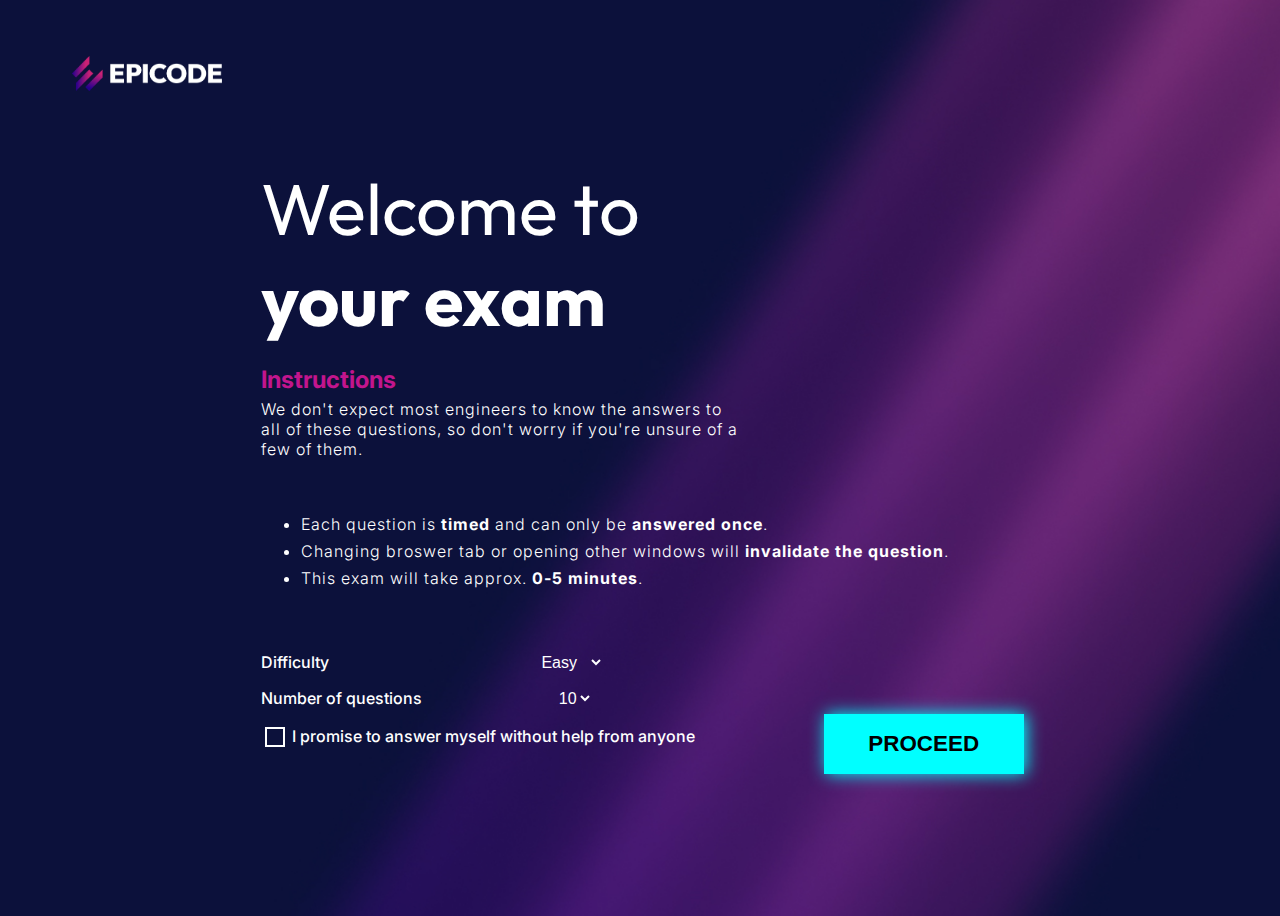
<file: index.html>
<!DOCTYPE html>
<html lang="en">

<head>
  <meta charset="UTF-8" />
  <meta name="viewport" content="width=device-width, initial-scale=1.0" />
  <link rel="preconnect" href="https://fonts.googleapis.com" />
  <link rel="preconnect" href="https://fonts.gstatic.com" crossorigin />
  <link
    href="https://fonts.googleapis.com/css2?family=Inter:wght@100..900&family=Outfit:wght@100..900&display=swap"
    rel="stylesheet" />
  <link rel="stylesheet" href="/assets/css/index.css" />
  <title>Welcome Page</title>
</head>

<body>
  <header>
    <img id="epicodeLogo" src="./assets/imgs/epicode_logo.png" alt="logo epicode"
      class="epicodeLogo" />
  </header>
  <main>
    <section id="titolo">
      <h1>Welcome to <span>your exam</span></h1>
    </section>
    <h2>Instructions</h2>
    <p>
      We don't expect most engineers to know the answers to all of these
      questions, so don't worry if you're unsure of a few of them.
    </p>

    <ul>
      <li>
        Each question is <span>timed</span> and can only be <span> answered once</span>.
      </li>
      <li>
        Changing broswer tab or opening other windows will
        <span>invalidate the question</span>.
      </li>
      <li>This exam will take approx. <span>0-5 minutes</span>.</li>
    </ul>
  </main>
  <form id="form">
    <div>
      <label for="difficulty">Difficulty</label>
      <select name="difficulty" id="diffic">
        <option value="easy">Easy</option>
        <option value="medium">Medium</option>
        <option value="hard">Hard</option>
      </select>
    </div>
    <div>
      <label for="questionNumber">Number of questions</label>
      <select name="questionNumber" id="numQuestions">
        <option value="10">10</option>
        <option value="11">11</option>
        <option value="12">12</option>
        <option value="13">13</option>
        <option value="14">14</option>
        <option value="15">15</option>
        <option value="16">16</option>
        <option value="17">17</option>
        <option value="18">18</option>
        <option value="19">19</option>
        <option value="20">20</option>
      </select>
    </div>
    <div id="checkboxContainer">
      <input type="checkbox" id="checkbox" required />
      <label for="checkbox">I promise to answer myself without help from anyone</label>
      <button id="proceedButton">PROCEED</button>
    </div>
  </form>
  <script src="/assets/JavaScript/index.js"></script>
</body>

</html>
</file>
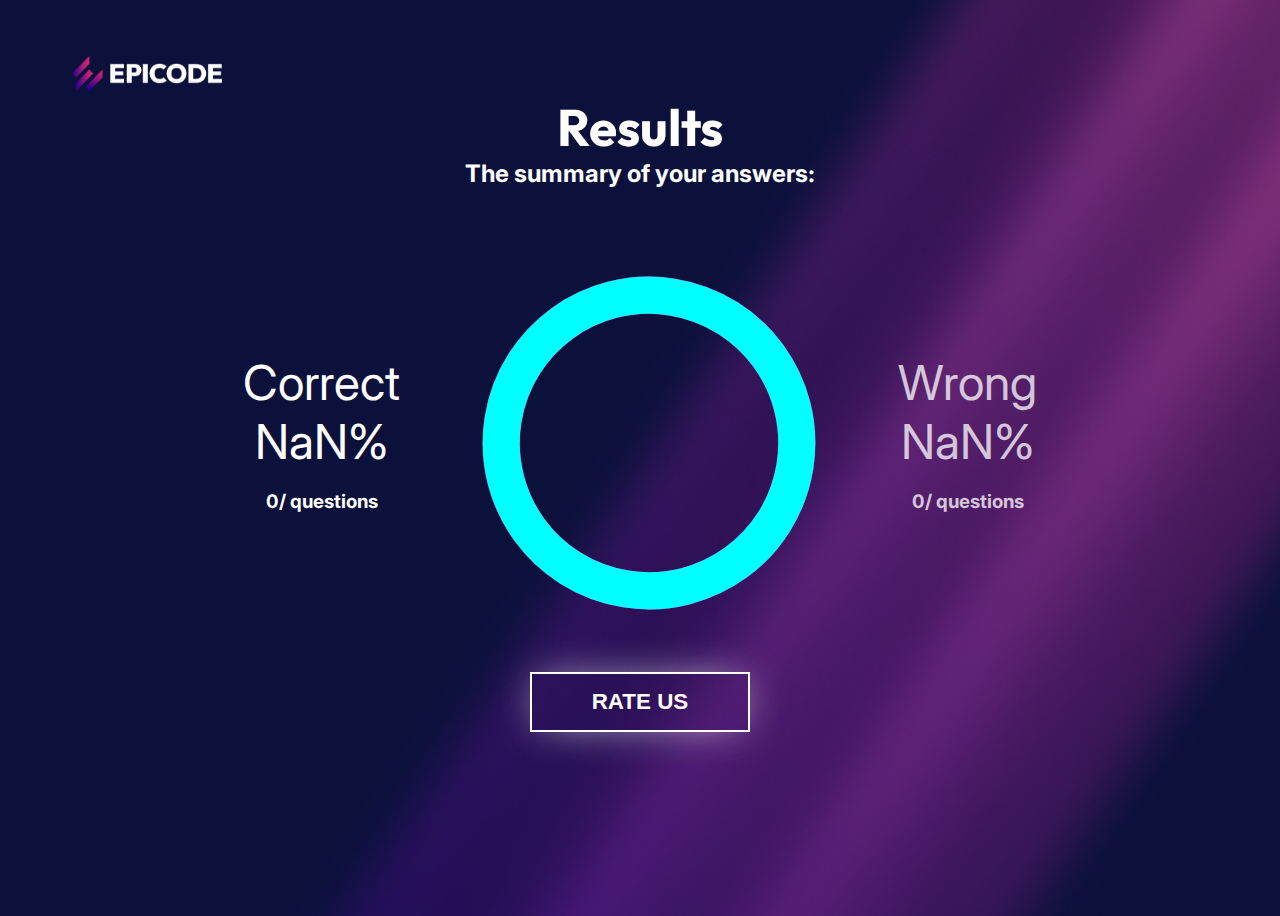
<file: benchmark.html>
<!DOCTYPE html>
<html lang="en">

<head>
  <meta charset="UTF-8" />
  <meta name="viewport" content="width=device-width, initial-scale=1.0" />
  <link rel="preconnect" href="https://fonts.googleapis.com">
  <link rel="preconnect" href="https://fonts.gstatic.com" crossorigin>
  <link
    href="https://fonts.googleapis.com/css2?family=Inter:wght@100..900&family=Outfit:wght@100..900&display=swap"
    rel="stylesheet">
  <link rel="stylesheet" href="./assets/css/benchmark.css" />
  <title>Benchmark</title>
</head>

<body>
  <header>
    <div id="header">
      <img id="epicodeLogo" src="./assets/imgs/epicode_logo.png" alt="LogoEpicode" />
    </div>
  </header>
  <main>
    <section id="timer">
      <svg width="250" height="250">
        <circle class="traccia" r="60" cx="125" cy="125"></circle>
        <circle class="progresso" r="60" cx="125" cy="125"></circle>
        <text id="timerNumerico" x="130" y="137" text-anchor="middle" font-size="40"
          fill="black"></text>
      </svg>
    </section>
    <h1 id="domanda"></h1>
    <div id="risposte"></div>
  </main>
  <footer>
    <div id="questionCounter">
      <h2 id="contatore">
        QUESTION <span id="currentQuestionNumber"></span>
        <span id="totalQuestions"></span>
      </h2>
    </div>
  </footer>
  <script src="./assets/JavaScript/benchmark.js"></script>
</body>

</html>
</file>
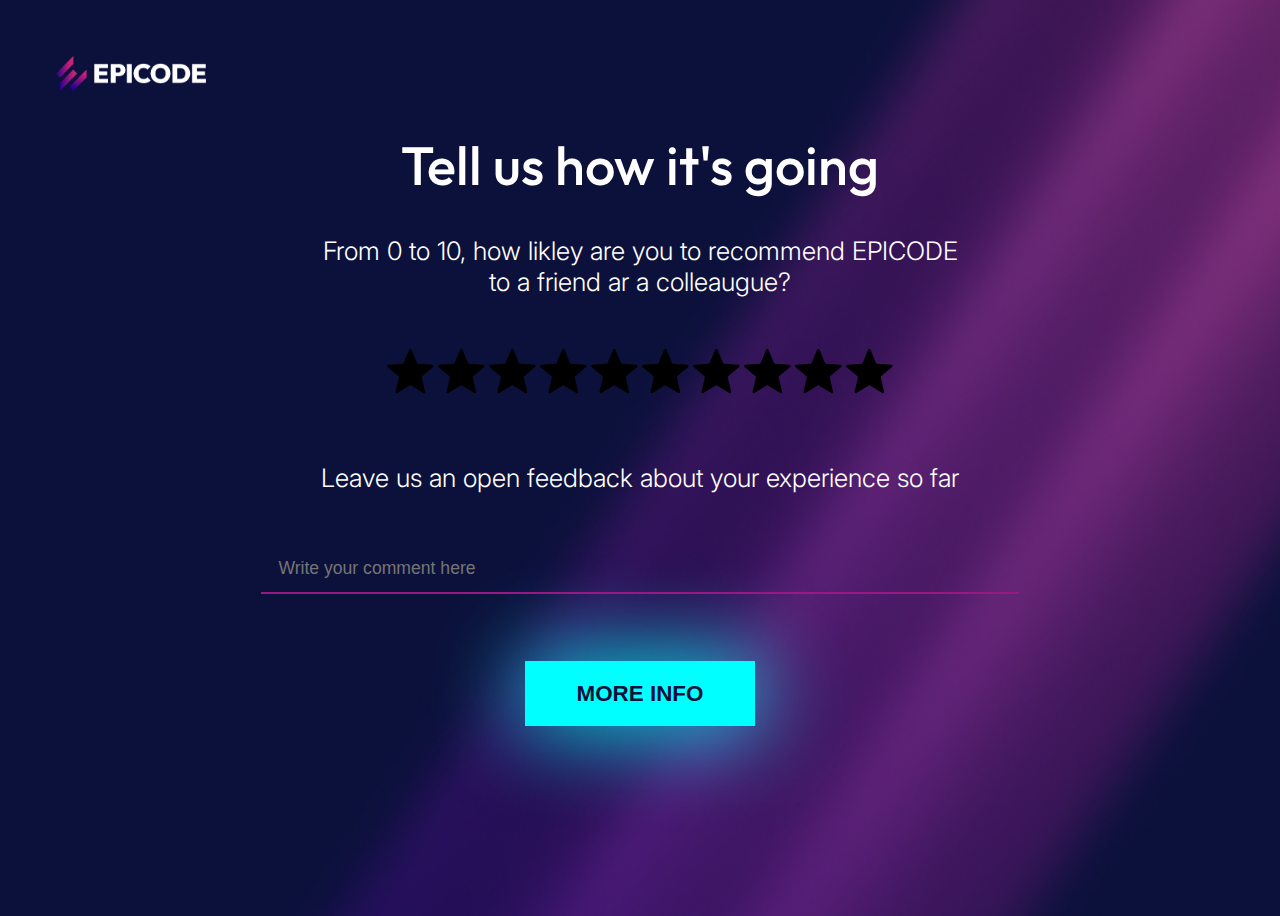
<file: Feedback.html>
<!DOCTYPE html>
<html lang="en">

<head>
  <meta charset="UTF-8" />
  <meta name="viewport" content="width=device-width, initial-scale=1.0" />
  <link rel="preconnect" href="https://fonts.googleapis.com" />
  <link rel="preconnect" href="https://fonts.gstatic.com" crossorigin />
  <link
    href="https://fonts.googleapis.com/css2?family=Inter:wght@100..900&family=Outfit:wght@100..900&display=swap"
    rel="stylesheet" />
  <link rel="stylesheet" href="/assets/css/feedback.css" />
  <title>Feedback page</title>
</head>

<body>
  <header>
    <img src="assets/imgs/epicode_logo.png" alt="logoEpicode" id="epicodeLogo" />
  </header>
  <div id="pageContainer">
    <section id="titolo">
      <h1>Tell us how it's going</h1>
      <p>
        From 0 to 10, how likley are you to recommend EPICODE <br />to a friend ar a
        colleaugue?
      </p>
    </section>
    <main id="testocentrato">
      <div class="star">
        <svg class="stella" width="47" height="46" viewBox="0 0 47 46" fill="none"
          xmlns="http://www.w3.org/2000/svg">
          <path
            d="M22.2044 1.55551C22.6143 0.569963 24.0104 0.569964 24.4203 1.55552L29.9874 14.9402C30.1602 15.3557 30.5509 15.6396 30.9994 15.6756L45.4494 16.834C46.5134 16.9193 46.9448 18.2471 46.1341 18.9415L35.1248 28.3722C34.7831 28.6649 34.6338 29.1242 34.7382 29.5619L38.1018 43.6626C38.3494 44.7009 37.2199 45.5215 36.309 44.9651L23.9379 37.4089C23.5538 37.1743 23.0709 37.1743 22.6868 37.4089L10.3157 44.9651C9.40478 45.5215 8.27528 44.7009 8.52295 43.6626L11.8865 29.5619C11.9909 29.1242 11.8416 28.6649 11.4999 28.3722L0.490575 18.9415C-0.320069 18.2471 0.111362 16.9193 1.17535 16.834L15.6253 15.6756C16.0738 15.6396 16.4645 15.3557 16.6374 14.9402L22.2044 1.55551Z"
            fill="#000" />
        </svg>
        <svg class="stella" width="47" height="46" viewBox="0 0 47 46" fill="none"
          xmlns="http://www.w3.org/2000/svg">
          <path
            d="M22.2044 1.55551C22.6143 0.569963 24.0104 0.569964 24.4203 1.55552L29.9874 14.9402C30.1602 15.3557 30.5509 15.6396 30.9994 15.6756L45.4494 16.834C46.5134 16.9193 46.9448 18.2471 46.1341 18.9415L35.1248 28.3722C34.7831 28.6649 34.6338 29.1242 34.7382 29.5619L38.1018 43.6626C38.3494 44.7009 37.2199 45.5215 36.309 44.9651L23.9379 37.4089C23.5538 37.1743 23.0709 37.1743 22.6868 37.4089L10.3157 44.9651C9.40478 45.5215 8.27528 44.7009 8.52295 43.6626L11.8865 29.5619C11.9909 29.1242 11.8416 28.6649 11.4999 28.3722L0.490575 18.9415C-0.320069 18.2471 0.111362 16.9193 1.17535 16.834L15.6253 15.6756C16.0738 15.6396 16.4645 15.3557 16.6374 14.9402L22.2044 1.55551Z"
            fill="#000" />
        </svg>
        <svg class="stella" width="47" height="46" viewBox="0 0 47 46" fill="none"
          xmlns="http://www.w3.org/2000/svg">
          <path
            d="M22.2044 1.55551C22.6143 0.569963 24.0104 0.569964 24.4203 1.55552L29.9874 14.9402C30.1602 15.3557 30.5509 15.6396 30.9994 15.6756L45.4494 16.834C46.5134 16.9193 46.9448 18.2471 46.1341 18.9415L35.1248 28.3722C34.7831 28.6649 34.6338 29.1242 34.7382 29.5619L38.1018 43.6626C38.3494 44.7009 37.2199 45.5215 36.309 44.9651L23.9379 37.4089C23.5538 37.1743 23.0709 37.1743 22.6868 37.4089L10.3157 44.9651C9.40478 45.5215 8.27528 44.7009 8.52295 43.6626L11.8865 29.5619C11.9909 29.1242 11.8416 28.6649 11.4999 28.3722L0.490575 18.9415C-0.320069 18.2471 0.111362 16.9193 1.17535 16.834L15.6253 15.6756C16.0738 15.6396 16.4645 15.3557 16.6374 14.9402L22.2044 1.55551Z"
            fill="#000" />
        </svg>
        <svg class="stella" width="47" height="46" viewBox="0 0 47 46" fill="none"
          xmlns="http://www.w3.org/2000/svg">
          <path
            d="M22.2044 1.55551C22.6143 0.569963 24.0104 0.569964 24.4203 1.55552L29.9874 14.9402C30.1602 15.3557 30.5509 15.6396 30.9994 15.6756L45.4494 16.834C46.5134 16.9193 46.9448 18.2471 46.1341 18.9415L35.1248 28.3722C34.7831 28.6649 34.6338 29.1242 34.7382 29.5619L38.1018 43.6626C38.3494 44.7009 37.2199 45.5215 36.309 44.9651L23.9379 37.4089C23.5538 37.1743 23.0709 37.1743 22.6868 37.4089L10.3157 44.9651C9.40478 45.5215 8.27528 44.7009 8.52295 43.6626L11.8865 29.5619C11.9909 29.1242 11.8416 28.6649 11.4999 28.3722L0.490575 18.9415C-0.320069 18.2471 0.111362 16.9193 1.17535 16.834L15.6253 15.6756C16.0738 15.6396 16.4645 15.3557 16.6374 14.9402L22.2044 1.55551Z"
            fill="#000" />
        </svg>
        <svg class="stella" width="47" height="46" viewBox="0 0 47 46" fill="none"
          xmlns="http://www.w3.org/2000/svg">
          <path
            d="M22.2044 1.55551C22.6143 0.569963 24.0104 0.569964 24.4203 1.55552L29.9874 14.9402C30.1602 15.3557 30.5509 15.6396 30.9994 15.6756L45.4494 16.834C46.5134 16.9193 46.9448 18.2471 46.1341 18.9415L35.1248 28.3722C34.7831 28.6649 34.6338 29.1242 34.7382 29.5619L38.1018 43.6626C38.3494 44.7009 37.2199 45.5215 36.309 44.9651L23.9379 37.4089C23.5538 37.1743 23.0709 37.1743 22.6868 37.4089L10.3157 44.9651C9.40478 45.5215 8.27528 44.7009 8.52295 43.6626L11.8865 29.5619C11.9909 29.1242 11.8416 28.6649 11.4999 28.3722L0.490575 18.9415C-0.320069 18.2471 0.111362 16.9193 1.17535 16.834L15.6253 15.6756C16.0738 15.6396 16.4645 15.3557 16.6374 14.9402L22.2044 1.55551Z"
            fill="#000" />
        </svg>
        <svg class="stella" width="47" height="46" viewBox="0 0 47 46" fill="none"
          xmlns="http://www.w3.org/2000/svg">
          <path
            d="M22.2044 1.55551C22.6143 0.569963 24.0104 0.569964 24.4203 1.55552L29.9874 14.9402C30.1602 15.3557 30.5509 15.6396 30.9994 15.6756L45.4494 16.834C46.5134 16.9193 46.9448 18.2471 46.1341 18.9415L35.1248 28.3722C34.7831 28.6649 34.6338 29.1242 34.7382 29.5619L38.1018 43.6626C38.3494 44.7009 37.2199 45.5215 36.309 44.9651L23.9379 37.4089C23.5538 37.1743 23.0709 37.1743 22.6868 37.4089L10.3157 44.9651C9.40478 45.5215 8.27528 44.7009 8.52295 43.6626L11.8865 29.5619C11.9909 29.1242 11.8416 28.6649 11.4999 28.3722L0.490575 18.9415C-0.320069 18.2471 0.111362 16.9193 1.17535 16.834L15.6253 15.6756C16.0738 15.6396 16.4645 15.3557 16.6374 14.9402L22.2044 1.55551Z"
            fill="#000" />
        </svg>
        <svg class="stella" width="47" height="46" viewBox="0 0 47 46" fill="none"
          xmlns="http://www.w3.org/2000/svg">
          <path
            d="M22.2044 1.55551C22.6143 0.569963 24.0104 0.569964 24.4203 1.55552L29.9874 14.9402C30.1602 15.3557 30.5509 15.6396 30.9994 15.6756L45.4494 16.834C46.5134 16.9193 46.9448 18.2471 46.1341 18.9415L35.1248 28.3722C34.7831 28.6649 34.6338 29.1242 34.7382 29.5619L38.1018 43.6626C38.3494 44.7009 37.2199 45.5215 36.309 44.9651L23.9379 37.4089C23.5538 37.1743 23.0709 37.1743 22.6868 37.4089L10.3157 44.9651C9.40478 45.5215 8.27528 44.7009 8.52295 43.6626L11.8865 29.5619C11.9909 29.1242 11.8416 28.6649 11.4999 28.3722L0.490575 18.9415C-0.320069 18.2471 0.111362 16.9193 1.17535 16.834L15.6253 15.6756C16.0738 15.6396 16.4645 15.3557 16.6374 14.9402L22.2044 1.55551Z"
            fill="#000" />
        </svg>
        <svg class="stella" width="47" height="46" viewBox="0 0 47 46" fill="none"
          xmlns="http://www.w3.org/2000/svg">
          <path
            d="M22.2044 1.55551C22.6143 0.569963 24.0104 0.569964 24.4203 1.55552L29.9874 14.9402C30.1602 15.3557 30.5509 15.6396 30.9994 15.6756L45.4494 16.834C46.5134 16.9193 46.9448 18.2471 46.1341 18.9415L35.1248 28.3722C34.7831 28.6649 34.6338 29.1242 34.7382 29.5619L38.1018 43.6626C38.3494 44.7009 37.2199 45.5215 36.309 44.9651L23.9379 37.4089C23.5538 37.1743 23.0709 37.1743 22.6868 37.4089L10.3157 44.9651C9.40478 45.5215 8.27528 44.7009 8.52295 43.6626L11.8865 29.5619C11.9909 29.1242 11.8416 28.6649 11.4999 28.3722L0.490575 18.9415C-0.320069 18.2471 0.111362 16.9193 1.17535 16.834L15.6253 15.6756C16.0738 15.6396 16.4645 15.3557 16.6374 14.9402L22.2044 1.55551Z"
            fill="#000" />
        </svg>
        <svg class="stella" width="47" height="46" viewBox="0 0 47 46" fill="none"
          xmlns="http://www.w3.org/2000/svg">
          <path
            d="M22.2044 1.55551C22.6143 0.569963 24.0104 0.569964 24.4203 1.55552L29.9874 14.9402C30.1602 15.3557 30.5509 15.6396 30.9994 15.6756L45.4494 16.834C46.5134 16.9193 46.9448 18.2471 46.1341 18.9415L35.1248 28.3722C34.7831 28.6649 34.6338 29.1242 34.7382 29.5619L38.1018 43.6626C38.3494 44.7009 37.2199 45.5215 36.309 44.9651L23.9379 37.4089C23.5538 37.1743 23.0709 37.1743 22.6868 37.4089L10.3157 44.9651C9.40478 45.5215 8.27528 44.7009 8.52295 43.6626L11.8865 29.5619C11.9909 29.1242 11.8416 28.6649 11.4999 28.3722L0.490575 18.9415C-0.320069 18.2471 0.111362 16.9193 1.17535 16.834L15.6253 15.6756C16.0738 15.6396 16.4645 15.3557 16.6374 14.9402L22.2044 1.55551Z"
            fill="#000" />
        </svg>
        <svg class="stella" width="47" height="46" viewBox="0 0 47 46" fill="none"
          xmlns="http://www.w3.org/2000/svg">
          <path
            d="M22.2044 1.55551C22.6143 0.569963 24.0104 0.569964 24.4203 1.55552L29.9874 14.9402C30.1602 15.3557 30.5509 15.6396 30.9994 15.6756L45.4494 16.834C46.5134 16.9193 46.9448 18.2471 46.1341 18.9415L35.1248 28.3722C34.7831 28.6649 34.6338 29.1242 34.7382 29.5619L38.1018 43.6626C38.3494 44.7009 37.2199 45.5215 36.309 44.9651L23.9379 37.4089C23.5538 37.1743 23.0709 37.1743 22.6868 37.4089L10.3157 44.9651C9.40478 45.5215 8.27528 44.7009 8.52295 43.6626L11.8865 29.5619C11.9909 29.1242 11.8416 28.6649 11.4999 28.3722L0.490575 18.9415C-0.320069 18.2471 0.111362 16.9193 1.17535 16.834L15.6253 15.6756C16.0738 15.6396 16.4645 15.3557 16.6374 14.9402L22.2044 1.55551Z"
            fill="#000" />
        </svg>
      </div>
      <section id="comment">
        <p>Leave us an open feedback about your experience so far</p>
      </section>
      <form id="form">
        <input id="input" type="text" required placeholder="Write your comment here" />
        <button id="button"><b>MORE INFO</b></button>
      </form>
    </main>
  </div>


  <script src="assets/JavaScript/feedback.js"></script>
</body>

</html>
</file>
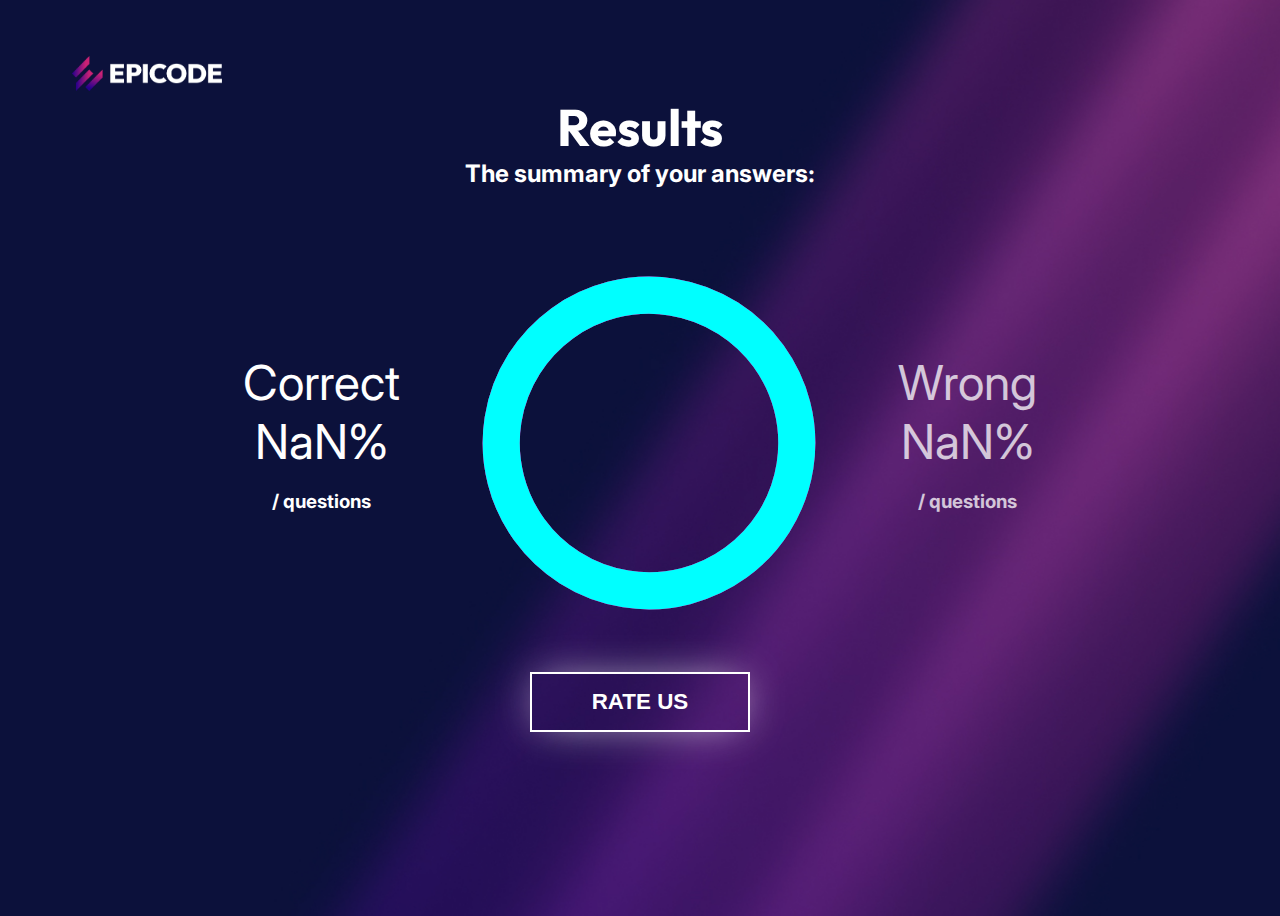
<file: resultPage.html>
<!DOCTYPE html>
<html lang="en">

<head>
  <meta charset="UTF-8" />
  <meta name="viewport" content="width=device-width, initial-scale=1.0" />
  <link rel="stylesheet" href="./assets/css/resultPage.css" />
  <link rel="preconnect" href="https://fonts.googleapis.com" />
  <link rel="preconnect" href="https://fonts.gstatic.com" crossorigin />
  <link
    href="https://fonts.googleapis.com/css2?family=Inter:wght@100..900&family=Outfit:wght@100..900&display=swap"
    rel="stylesheet" />
  <link rel="stylesheet" href="./assets/css/resultPage.css" />
  <title>resultPage</title>
</head>

<body>
  <header>
    <img src="/assets/imgs/epicode_logo.png" alt="logo epicode" id="epicodeLogo" />
  </header>
  <section id="titolo">
    <h1>Results</h1>
    <h2>The summary of your answers:</h2>
  </section>
  <main>
    <section class="blocchi" id="correct">
      <p>Correct</p>
      <p id="correctAnswersPercentage"></p>
      <h3>
        <span id="correctAnswersNumber"></span>/<span class="totalQuestionNumber"></span>
        questions
      </h3>
    </section>
    <section class="blocchi" id="torta">
      <div class="donut-container">
        <svg width="390px" height="60%" viewBox="0 0 42 42" class="donut">
          <circle class="donut-hole" cx="21" cy="21" r="15.91549430918954" fill="transparent">
          </circle>
          <circle class="donut-ring" cx="21" cy="21" r="15.91549430918954" fill="transparent"
            stroke="rgb(210, 0, 148)" stroke-width="4"></circle>
          <circle id="wrongPercentage" class="donut-segment" cx="21" cy="21" r="15.91549430918954"
            fill="transparent" stroke="rgb(210, 0, 148)" stroke-width="4" stroke-dasharray="85 15"
            stroke-dashoffset="25"></circle>
          <circle id="correctPercentage" class="donut-segment" cx="21" cy="21" r="15.91549430918954"
            fill="transparent" stroke="rgb(0, 255, 255)" stroke-width="4" stroke-dasharray=""
            stroke-dashoffset="40"></circle>
          <text id="chartResultTest" x="50%" y="50%" text-anchor="middle"></text>
        </svg>
      </div>
    </section>
    <section class="blocchi" id="wrong">
      <p>Wrong</p>
      <p id="wrongAnswersPercentage"></p>
      <h3>
        <span id="wrongAnswersNumber"></span>/<span class="totalQuestionNumber"></span>
        questions
      </h3>
    </section>
  </main>
  <footer>
    <button id="rateUsButton">RATE US</button>
  </footer>
  <script src="./assets/JavaScript/results.js"></script>
</body>

</html>
</file>
<file: assets/css/index.css>
body {
  background-image: url("../imgs/bg.jpg");
  background-size: cover;
  font-family: "Inter", sans-serif;
  font-size: 16px;
  color: white;
  height: 100vh;
}

#epicodeLogo { /* queste regole sono per il logo, ho messo un id di prova, margini da aggiustare una volta che abbiamo le pagine complete */
  width: 150px;  
  margin-top: 3em;
  margin-left: 4em;
}

#titolo {
  width:400px ;
  margin-top: 9%;
  margin-bottom: 2%;
}

h1 {
  font-family: "Outfit", sans-serif;
  font-size: 4.5em;
  font-weight: 400;
  margin: 0;
  
}

main, form {
  width: 60%;
  margin: auto;
}
main p {
  width: 480px;
  margin-bottom: 3em;
  margin-top: 5px;
  font-weight: 300;
  letter-spacing: 1px;
}

li {
  padding-top: 1%;
  font-weight: 300;
  letter-spacing: 1px;
}



h2 {
  color: rgb(194, 21, 141);
  margin-bottom: 0;
  
}

form {
  margin-top: 4em;
}

label {
  margin-right: 17%;
  font-weight: 500;
}

button {
  background-color: #00FFFF;
  border-color: #00FFFF;
  box-shadow: 2px 0px 16px 0px #00FFFF;
  height: 60px;
  width: 200px;
  border-style: none;
  font-size: 1.4em;
  font-weight: 700;
}

a {
  text-decoration: none;
  color: black;
}

a:visited {
  text-decoration: none;
  color: black;
}

span{
  font-weight: 700;
}
#proceedButton{
  position: absolute;
  bottom: 14vh;
  
}


button:hover{
  cursor: pointer;
}

input[type="checkbox"] {
  appearance: none;
  -webkit-appearance: none;
  -moz-appearance: none;
  width: 20px;
  height: 20px;
  border: 2px solid white;
  background-color: transparent;
  cursor: pointer;
  position: relative;
  vertical-align: middle;
}

input[type="checkbox"]:checked {
  background-color: transparent; 
}

input[type="checkbox"]:hover{
  cursor: pointer;
}

input[type="checkbox"]:checked::after {
  content: " ";
  position: absolute;
  left: 4px;
  bottom: 3px;
  width: 3px;
  height: 9px;
  border: solid rgb(194, 21, 141);
  border-width: 0 5px 5px 0;
  transform: rotate(45deg);
  background-color: transparent;
}

select {
  background-color: transparent;
  color: white;
  border: none;
  border-radius: 35px;
  text-align: center;
  margin-bottom: 1em;
  font-size: 16px;
}

select:hover {
  background: rgb(144,0,128);
  background: linear-gradient(207deg, rgba(144,0,128,1) 0%, rgba(210,0,148,1) 100%);
}

#diffic {
  margin-left: 65px;
}

#checkboxContainer {
  margin-top: 3em;
  display: inline;
}
</file>
<file: assets/css/benchmark.css>
body {
    background-image: url(../imgs/bg.jpg);
    background-size: cover;
    background-repeat: no-repeat;
    font-family: "Inter", sans-serif;
    font-size: 16px;
    color: white;
    height: 100vh;
}

header{
    width: 40%;
    padding-top: 40px;
}

#epicodeLogo { /* queste regole sono per il logo, ho messo un id di prova, margini da aggiustare una volta che abbiamo le pagine complete */
    width: 150px;
    margin-left: 4em; 
}  

h1 {
    font-family: "Outfit", sans-serif;
    font-size: 50px;
    font-weight: 200;
    margin-top: -40px;
    height: auto;
    width: 70%;
    margin-left: auto;
    margin-right: auto;    
}

span{
    font-weight: bold;
}


main,footer{
    text-align: center;
    width: 75%;
    margin: auto;
}
.button {
    width: 370px;
    height: 5em;
    background-color: rgba(255, 255, 255, 0.076);
    border-radius: 50px 50px 50px 50px; 
    box-shadow:  -1px -2px 3px -3px #FFFFFF;
    cursor: pointer;
    color: white;
    transition: all 0.3s;   
    margin: 1em; 
}
.button:hover {
    background: rgb(144,0,128);
}

#totalQuestions{
    color: rgb(144,0,128);
    color: linear-gradient(207deg, rgba(144,0,128,1) 0%, rgba(210,0,148,1) 100%);
}

.traccia{
    stroke: lightgray;
    fill: none;
    stroke-width: 20;
    opacity: 0.3;
    
}
.progresso{
    fill: none;
    stroke: aqua;
    stroke-width: 20;
    
    transform: rotate(-90deg);
    transform-origin: 50% 50%;
}
#circleTimer{
    width: 40%;
}
#circleTimer svg{
margin-left: 40em;

}
.progresso{
    width: 50px;
}
#contatore{
    margin-top: 3em;
    padding: 0;
    font-family: "Outfit", sans-serif;
    font-weight: 400;
    font-size: 1.2em;
}

#timer{
    position: relative;
    margin: 0 auto;
    left: 150px;
    bottom: 90px;
    height: 190px;  
}
#timerNumerico {
    fill: white;
}

svg {
    margin-left: 65%;
    margin-bottom: 2.5em;
}
</file>
<file: assets/css/feedback.css>
body {
    background-image: url(../imgs/bg.jpg);
    background-size: cover;
    font-family: "Inter", sans-serif;
    font-size: 16px;
    color: white;
    height: 100vh;
}

h1 {
    font-family: "Outfit", sans-serif;
    font-size: 54px;
    font-weight: 500;
    text-align: center;
}
p {
    text-align: center;
    margin-bottom: 2em;
    font-size: 1.6em;
    font-weight: 300;
}
#epicodeLogo { /* queste regole sono per il logo, ho messo un id di prova, margini da aggiustare una volta che abbiamo le pagine complete */
    width: 150px;
    margin-left: 3em;
    margin-top: 3em;
}
#form{
    display: block;
    text-align: center;

}

.star{
    text-align: center;
    margin-bottom: 4em;
}

#comment{
    text-align: center;
    
}

#input{
    width: 60%;
    height: 50px;
    background-color: transparent;
    border: 0;
    border-bottom: 2px solid #9a1884;
    color: antiquewhite;
    padding-left: 1em;
    box-sizing: border-box;
    font-size: 1.1em;
}

#button{
    width: 230px;
    height: 65px;
    display: block;
    margin-left: auto;
    margin-right: auto;
    margin-top: 3em;
    background-color: rgb(0, 255, 255);
    border: none;
    box-shadow: 0px 0px 89px 0px rgb(0, 255, 255);
    font-size: 1.4em;
    color: rgb(11, 17, 58);
}
#button:hover{
    cursor: pointer;
    color: #9a1884;
    box-shadow: 0px 0px 89px -10px rgb(0, 255, 255);
    
}
a{
    text-decoration: none;
}

.votata{
    color: white;
}

.feedbackMessage {
    text-align: center;
    width: 50%;
    margin: auto;
    margin-top: auto;
    margin-top: 22vh;
    font-size: 45px;
}
</file>
<file: assets/css/resultPage.css>
body {
    background-image: url(../imgs/bg.jpg);
    background-size: cover;
    font-family: "Inter", sans-serif;
    font-size: 16px;
    color: white ;
    height: 100vh;
}

h1 {
    font-family: "Outfit", sans-serif;
    font-size: 3.2em;
    font-weight: 700;
}
#torta{
    margin-bottom: 0;
    height: 50%;
}

#epicodeLogo { /* queste regole sono per il logo, ho messo un id di prova, margini da aggiustare una volta che abbiamo le pagine complete */
    width: 150px;
    margin-left: 4em;
    margin-top: 3em;
}
#titolo{
    text-align: center;    
}
#titolo h1 , h2{
    margin: 0;
}
main{
    text-align: center;
    margin-top: 4%;
    
    
}
.blocchi{
    display: inline-block;
    
    
}
#correct{
    position: relative;
    bottom: 140px;
    right: 50px;
}
#wrong{
    position: relative;
    bottom: 140px;
    left: 50px;
}

footer{
    text-align: center;
}
button{
    background-color: transparent;
    border: solid 2px white;
    height: 60px;
    width: 220px;
    color: white;
    font-size: 1.4em;
    font-weight: 600;
    box-shadow: 0px 0px 43px -10px rgba(255,255,255,0.75);
-webkit-box-shadow: px 0px 68px -11px rgba(255, 255, 255, 0.75);
-moz-box-shadow: 0px 0px 43px -1px rgba(255,255,255,0.75);
    margin-bottom: 70px;   
}
button:hover{
    cursor: pointer;
    -webkit-box-shadow: -12px 4px 20px -6px rgba(250,250,250,1);
    -moz-box-shadow: -2px 4px 20px -6px rgba(250,250,250,1);
    box-shadow: -2px 4px 20px -6px rgba(250,250,250,1);
  }
#correct p{
    font-size: 3em;
    margin: 0;   
}
#wrong p{
    font-size: 3em;
    margin: 0;
}

#wrong {
    opacity: 75%;   
}

a{
    text-decoration: none;
    color: white;
}
.donut-container {
    position: relative;
    width: 390px;
    height: 410px;
    margin: 0 auto;
}


.donut {
    top: 21%;
    left: 50%;
    width: 100%;
    height: 100%;
    rotate: -306deg;
}


.donut text {
    /* font-size: 0.6em; */
    fill: white;
    /* text-anchor: middle; */
    
}

text {
    rotate: -54deg;
}
</file>
